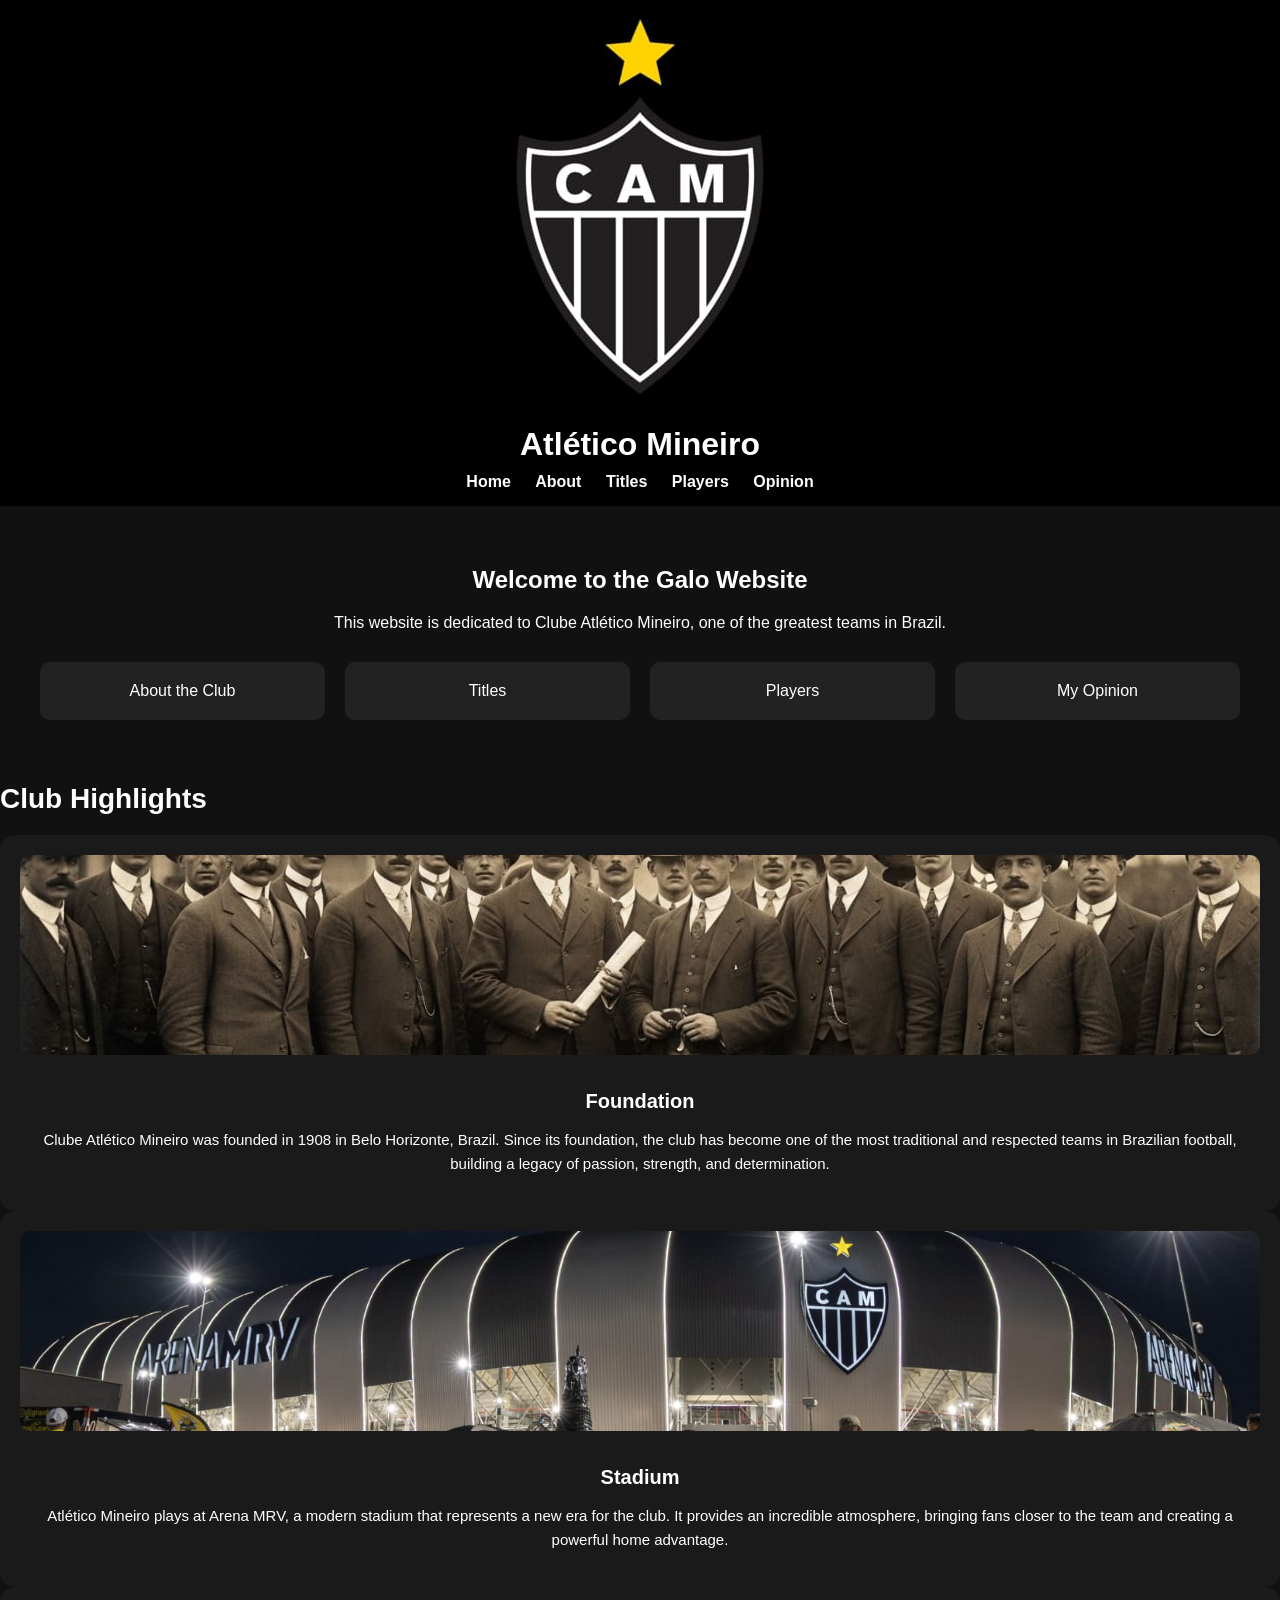
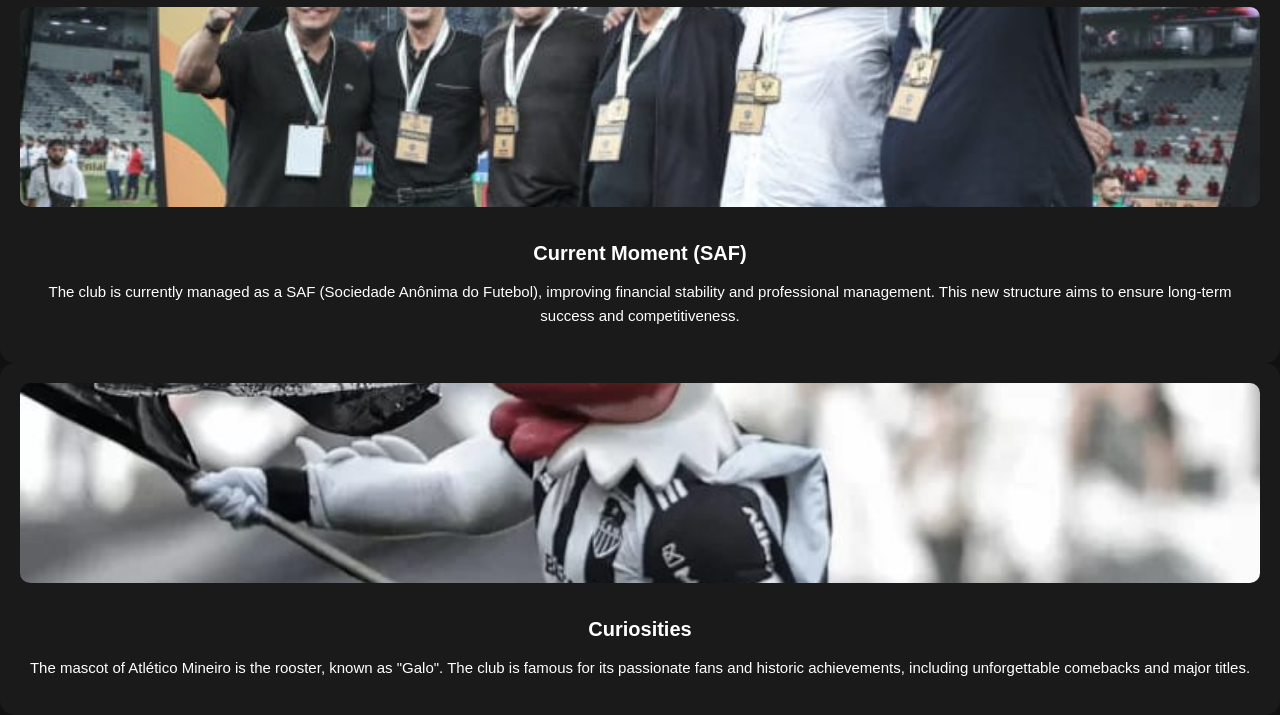
<file: index.html>
<header class="header">
    <div class="logo-area">
        <img src="images/escudo.jpg" alt="Atlético Mineiro">
    </nav>
</header>
<!DOCTYPE html>
<html lang="en">
<head>
    <meta charset="UTF-8">
    <title>Atlético Mineiro</title>
    <link rel="stylesheet" href="style.css">
</head>
<body>

<header>
    <h1>Atlético Mineiro</h1>
    <nav>
        <a href="index.html">Home</a>
        <a href="about.html">About</a>
        <a href="titles.html">Titles</a>
        <a href="players.html">Players</a>
        <a href="opinion.html">Opinion</a>
    </nav>
</header>

<div class="container">
    <h2>Welcome to the Galo Website</h2>
    <p>This website is dedicated to Clube Atlético Mineiro, one of the greatest teams in Brazil.</p>

    <div class="cards">
        <div class="card"><a href="about.html">About the Club</a></div>
        <div class="card"><a href="titles.html">Titles</a></div>
        <div class="card"><a href="players.html">Players</a></div>
        <div class="card"><a href="opinion.html">My Opinion</a></div>
    </div>
</div>

</body>
</html>
<section class="section">
    <h2>Club Highlights</h2>

    <div class="info-grid">

        <!-- FUNDAÇÃO -->
        <div class="info-box">
            <img src="images/fundacaogalo.jpg" alt="Foundation">
            <h3>Foundation</h3>
            <p>Clube Atlético Mineiro was founded in 1908 in Belo Horizonte, Brazil. Since its foundation, the club has become one of the most traditional and respected teams in Brazilian football, building a legacy of passion, strength, and determination.</p>
        </div>

        <!-- ESTÁDIO -->
        <div class="info-box">
            <img src="images/estadiogalo.jpg" alt="Stadium">
            <h3>Stadium</h3>
            <p>Atlético Mineiro plays at Arena MRV, a modern stadium that represents a new era for the club. It provides an incredible atmosphere, bringing fans closer to the team and creating a powerful home advantage.</p>
        </div>

        <!-- SAF -->
        <div class="info-box">
            <img src="images/safgalo.jpg" alt="SAF">
            <h3>Current Moment (SAF)</h3>
            <p>The club is currently managed as a SAF (Sociedade Anônima do Futebol), improving financial stability and professional management. This new structure aims to ensure long-term success and competitiveness.</p>
        </div>

        <!-- CURIOSIDADES -->
        <div class="info-box">
            <img src="images/mascote.jpg" alt="Mascot">
            <h3>Curiosities</h3>
            <p>The mascot of Atlético Mineiro is the rooster, known as "Galo". The club is famous for its passionate fans and historic achievements, including unforgettable comebacks and major titles.</p>
        </div>

    </div>
</section>
</file>
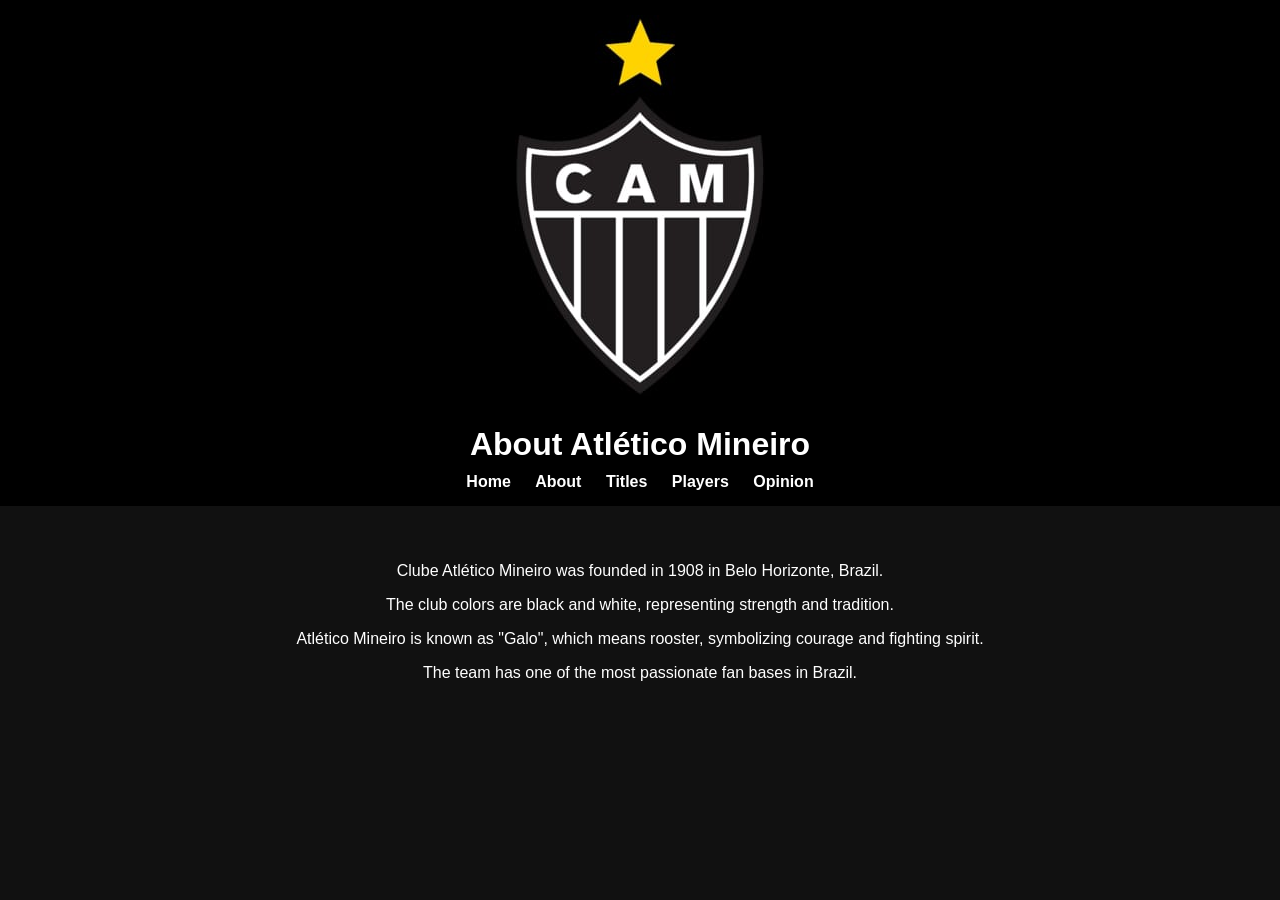
<file: about.html>
<header class="header">
    <div class="logo-area">
        <img src="images/escudo.jpg" alt="Atlético Mineiro">
    </nav>
</header>
<!DOCTYPE html>
<html lang="en">
<head>
    <meta charset="UTF-8">
    <title>About</title>
    <link rel="stylesheet" href="style.css">
</head>
<body>

<header>
    <h1>About Atlético Mineiro</h1>
    <nav>
        <a href="index.html">Home</a>
        <a href="about.html">About</a>
        <a href="titles.html">Titles</a>
        <a href="players.html">Players</a>
        <a href="opinion.html">Opinion</a>
    </nav>
</header>

<div class="container">
    <p>Clube Atlético Mineiro was founded in 1908 in Belo Horizonte, Brazil.</p>

    <p>The club colors are black and white, representing strength and tradition.</p>

    <p>Atlético Mineiro is known as "Galo", which means rooster, symbolizing courage and fighting spirit.</p>

    <p>The team has one of the most passionate fan bases in Brazil.</p>
</div>

</body>
</html>
</file>
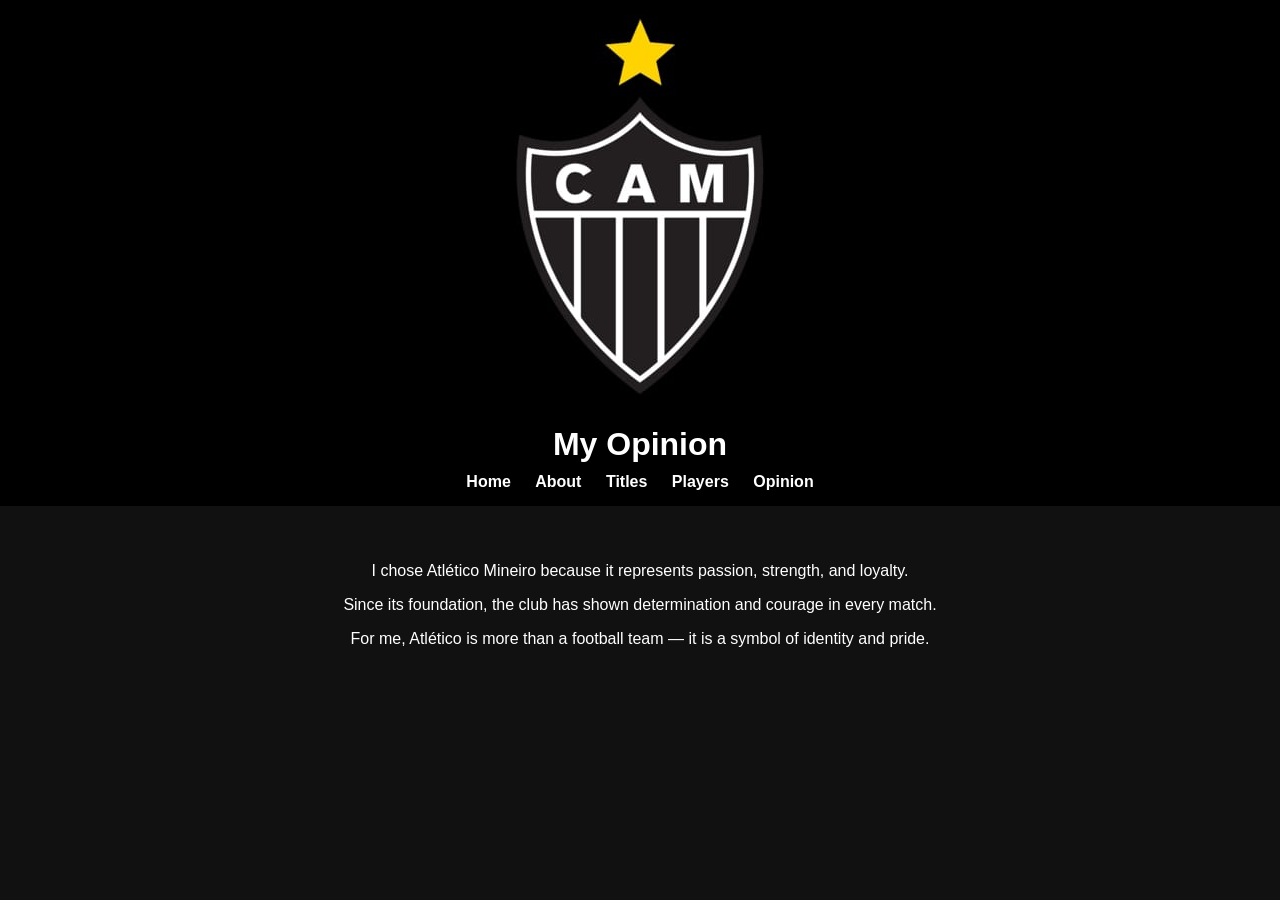
<file: opinion.html>
<header class="header">
    <div class="logo-area">
        <img src="images/escudo.jpg" alt="Atlético Mineiro">
    </nav>
</header>
<!DOCTYPE html>
<html lang="en">
<head>
    <meta charset="UTF-8">
    <title>Opinion</title>
    <link rel="stylesheet" href="style.css">
</head>
<body>

<header>
    <h1>My Opinion</h1>
    <nav>
        <a href="index.html">Home</a>
        <a href="about.html">About</a>
        <a href="titles.html">Titles</a>
        <a href="players.html">Players</a>
        <a href="opinion.html">Opinion</a>
    </nav>
</header>

<div class="container">
    <p>I chose Atlético Mineiro because it represents passion, strength, and loyalty.</p>

    <p>Since its foundation, the club has shown determination and courage in every match.</p>

    <p>For me, Atlético is more than a football team — it is a symbol of identity and pride.</p>
</div>

</body>
</html>
</file>
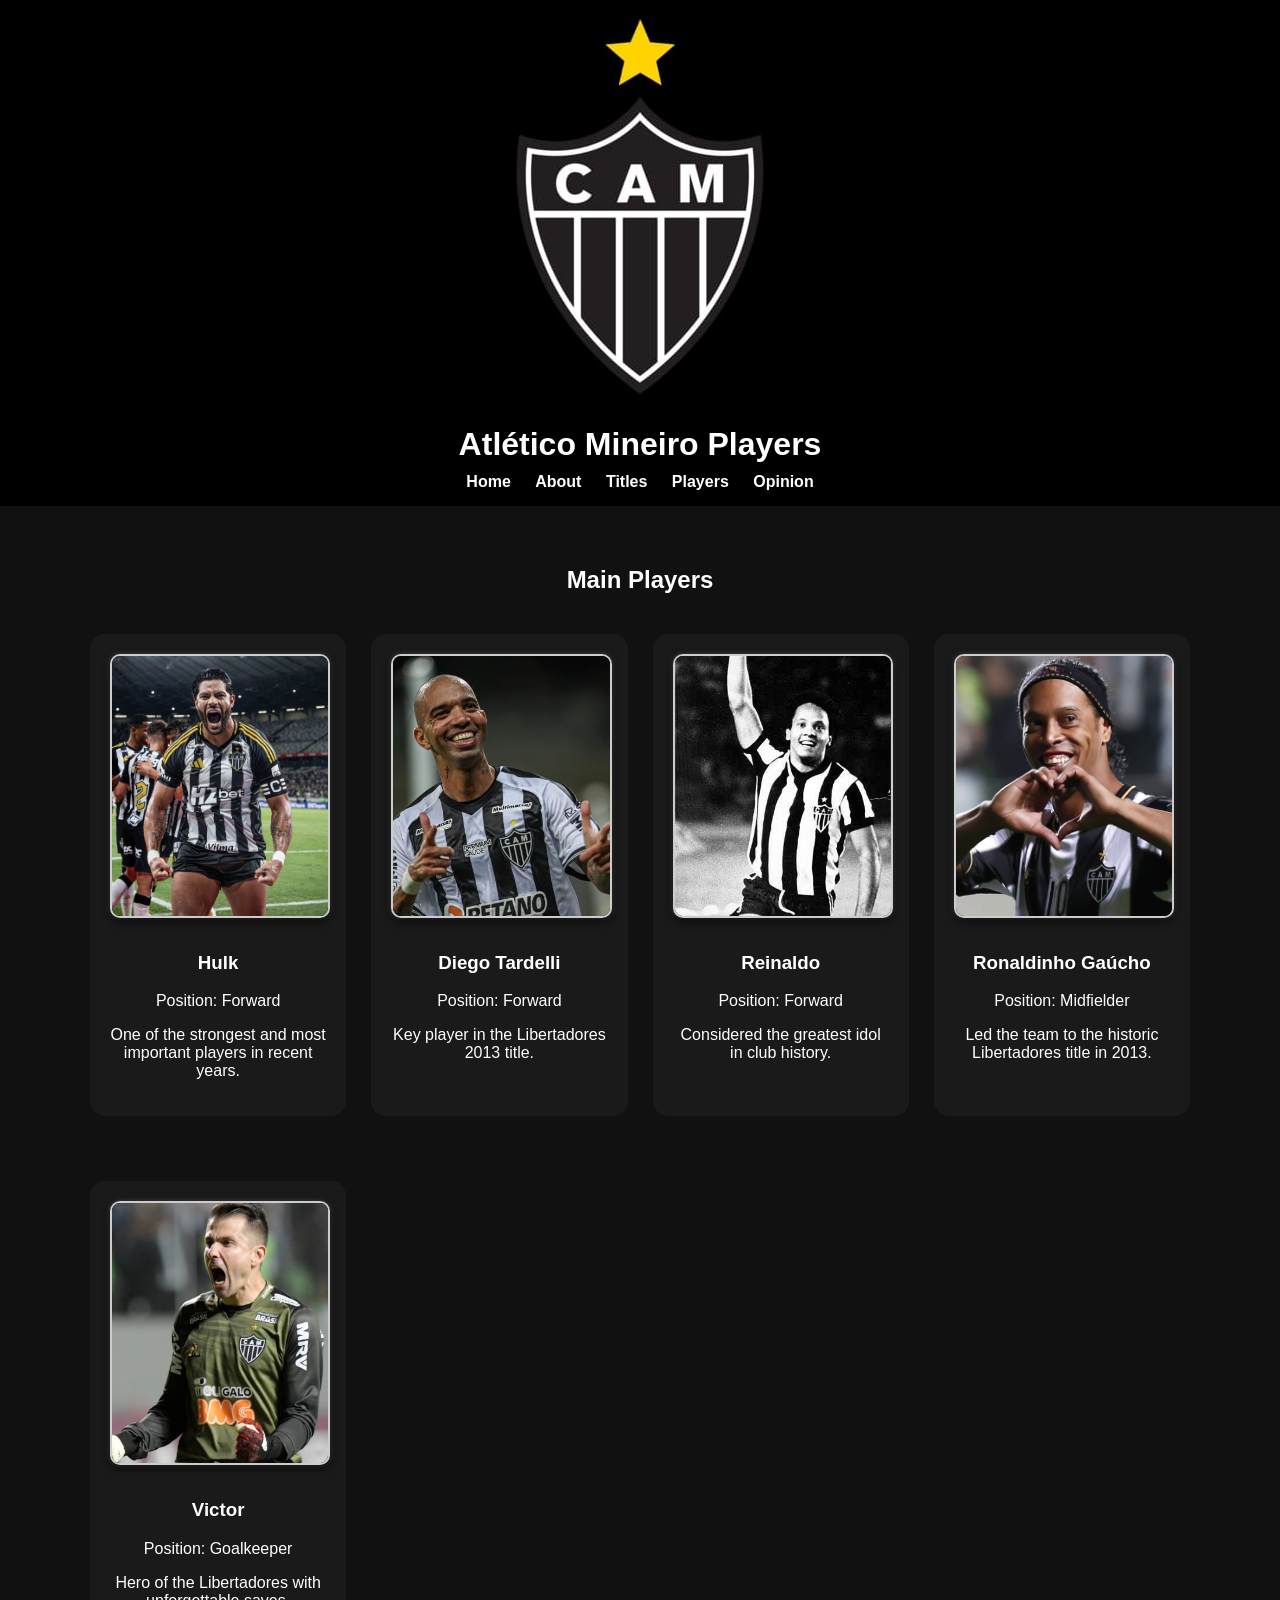
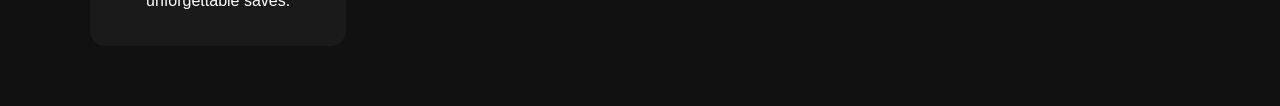
<file: players.html>
<header class="header">
    <div class="logo-area">
        <img src="images/escudo.jpg" alt="Atlético Mineiro">
    </nav>
</header>
<!DOCTYPE html>
<html lang="en">
<head>
    <meta charset="UTF-8">
    <title>Players</title>
    <link rel="stylesheet" href="style.css">
</head>
<body>

<header>
    <h1>Atlético Mineiro Players</h1>
    <nav>
        <a href="index.html">Home</a>
        <a href="about.html">About</a>
        <a href="titles.html">Titles</a>
        <a href="players.html">Players</a>
        <a href="opinion.html">Opinion</a>
    </nav>
</header>

<!-- BANNER -->
<div class="banner"></div>

<div class="container">
    <h2>Main Players</h2>

    <div class="players-grid">

        <div class="player">
            <img src="images/hulk.jpg" alt="Hulk">
            <h3>Hulk</h3>
            <p>Position: Forward</p>
            <p>One of the strongest and most important players in recent years.</p>
        </div>

        <div class="player">
            <img src="images/tardelli.jpg" alt="Tardelli">
            <h3>Diego Tardelli</h3>
            <p>Position: Forward</p>
            <p>Key player in the Libertadores 2013 title.</p>
        </div>

        <div class="player">
            <img src="images/reinaldo.jpg" alt="Reinaldo">
            <h3>Reinaldo</h3>
            <p>Position: Forward</p>
            <p>Considered the greatest idol in club history.</p>
        </div>

        <div class="player">
            <img src="images/ronaldinho.jpg" alt="Ronaldinho">
            <h3>Ronaldinho Gaúcho</h3>
            <p>Position: Midfielder</p>
            <p>Led the team to the historic Libertadores title in 2013.</p>
        </div>

        <div class="player">
            <img src="images/victor.jpg" alt="Victor">
            <h3>Victor</h3>
            <p>Position: Goalkeeper</p>
            <p>Hero of the Libertadores with unforgettable saves.</p>
        </div>

    </div>
</div>

</body>
</html>
</file>
<file: style.css>
body {
    margin: 0;
    font-family: Arial, Helvetica, sans-serif;
    background-color: #111;
    color: white;
}

header {
    background-color: black;
    padding: 15px;
    text-align: center;
}

header h1 {
    margin: 0;
    color: white;
}

nav {
    margin-top: 10px;
}

nav a {
    color: white;
    margin: 10px;
    text-decoration: none;
    font-weight: bold;
}

nav a:hover {
    color: #ccc;
}

.container {
    padding: 40px;
    text-align: center;
}

.cards {
    display: grid;
    grid-template-columns: repeat(auto-fit, minmax(250px, 1fr));
    gap: 20px;
    margin-top: 30px;
}

.card {
    background-color: #222;
    padding: 20px;
    border-radius: 10px;
    transition: 0.3s;
}

.card:hover {
    transform: scale(1.05);
    background-color: #333;
}

.card a {
    color: white;
    text-decoration: none;
}

.player {
    margin: 20px 0;
    padding: 20px;
    background-color: #222;
    border-radius: 10px;
}
    .logo-area h1 {
        font-size: 18px;
    }
}
.section {
    padding: 60px 20px;
    border-top: 1px solid #333;
}

.section h2 {
    margin-bottom: 20px;
    font-size: 28px;
}
html {
    scroll-behavior: smooth;
}
<section class="section">
    <h2>Club Information</h2>

    <div class="info-grid">

        <div class="info-box">
            <h3>Foundation</h3>
            <p>Atlético Mineiro was founded in 1908 in Belo Horizonte, Brazil. Since its foundation, the club has built a strong identity and tradition in Brazilian football.</p>
        </div>

        <div class="info-box">
            <h3>Stadium</h3>
            <p>The team plays at Arena MRV, one of the most modern stadiums in Brazil, known for its passionate atmosphere and strong connection with the fans.</p>
        </div>

        <div class="info-box">
            <h3>Current Moment (SAF)</h3>
            <p>Atlético Mineiro is currently managed as a SAF (Sociedade Anônima do Futebol), which has improved financial organization and strengthened the club's future.</p>
        </div>

        <div class="info-box">
            <h3>Curiosities</h3>
            <p>The club mascot is a rooster, known as "Galo". Atlético has one of the most passionate fan bases in Brazil and is famous for historic comebacks and unforgettable matches.</p>
        </div>

    </div>
</section>
.info-grid {
    display: grid;
    grid-template-columns: repeat(auto-fit, minmax(300px, 1fr));
    gap: 25px;
    max-width: 1200px;
    margin: 0 auto;
}

.info-box {
    background: #1a1a1a;
    padding: 20px;
    border-radius: 15px;
    text-align: center;
    transition: 0.3s;
}

.info-box:hover {
    transform: translateY(-10px);
    background: #222;
}

.info-box img {
    width: 100%;
    height: 200px;
    object-fit: cover;
    border-radius: 10px;
    margin-bottom: 15px;
}

.info-box h3 {
    margin-bottom: 10px;
    font-size: 20px;
}

.info-box p {
    font-size: 15px;
    line-height: 1.6;
}
.titles-grid {
    display: grid;
    grid-template-columns: repeat(auto-fit, minmax(250px, 1fr));
    gap: 25px;
    max-width: 1000px;
    margin: 0 auto;
}

.title-box {
    background: #1a1a1a;
    padding: 30px;
    border-radius: 15px;
    text-align: center;
    transition: 0.3s;
}

.title-box:hover {
    transform: translateY(-10px);
    background: #222;
}

.trophy {
    font-size: 40px;
    margin-bottom: 10px;
}

.title-box h3 {
    margin-bottom: 10px;
    font-size: 20px;
}

.title-box p {
    font-size: 16px;
}
.title-box img {
    width: 100%;
    height: 180px;
    object-fit: cover;
    border-radius: 10px;
    margin: 10px 0;
    transition: 0.3s;
}

.title-box img:hover {
    transform: scale(1.05);
}
.card img {
    width: 100%;
    height: 180px;
    object-fit: cover;
    border-radius: 10px;
    margin: 10px 0;
}
.players-grid {
    display: grid;
    grid-template-columns: repeat(auto-fit, minmax(250px, 1fr));
    gap: 25px;
    max-width: 1100px;
    margin: 0 auto;
}

.player {
    background: #1a1a1a;
    padding: 20px;
    border-radius: 15px;
    text-align: center;
    transition: 0.3s;
}

.player:hover {
    transform: translateY(-8px);
}

/* IMAGEM PADRONIZADA */
.player img {
    width: 100%;
    height: 260px; /* altura fixa = todas iguais */
    object-fit: cover; /* mantém proporção cortando */
    border-radius: 10px;

    /* BORDA FINA */
    border: 2px solid #ccc;

    /* ALTO RELEVO (PROFISSIONAL) */
    box-shadow: 
        0 4px 10px rgba(0,0,0,0.6),
        0 0 5px rgba(255,255,255,0.2);

    margin-bottom: 15px;
    transition: 0.3s;
}

/* EFEITO HOVER */
.player img:hover {
    transform: scale(1.03);
}
</file>
